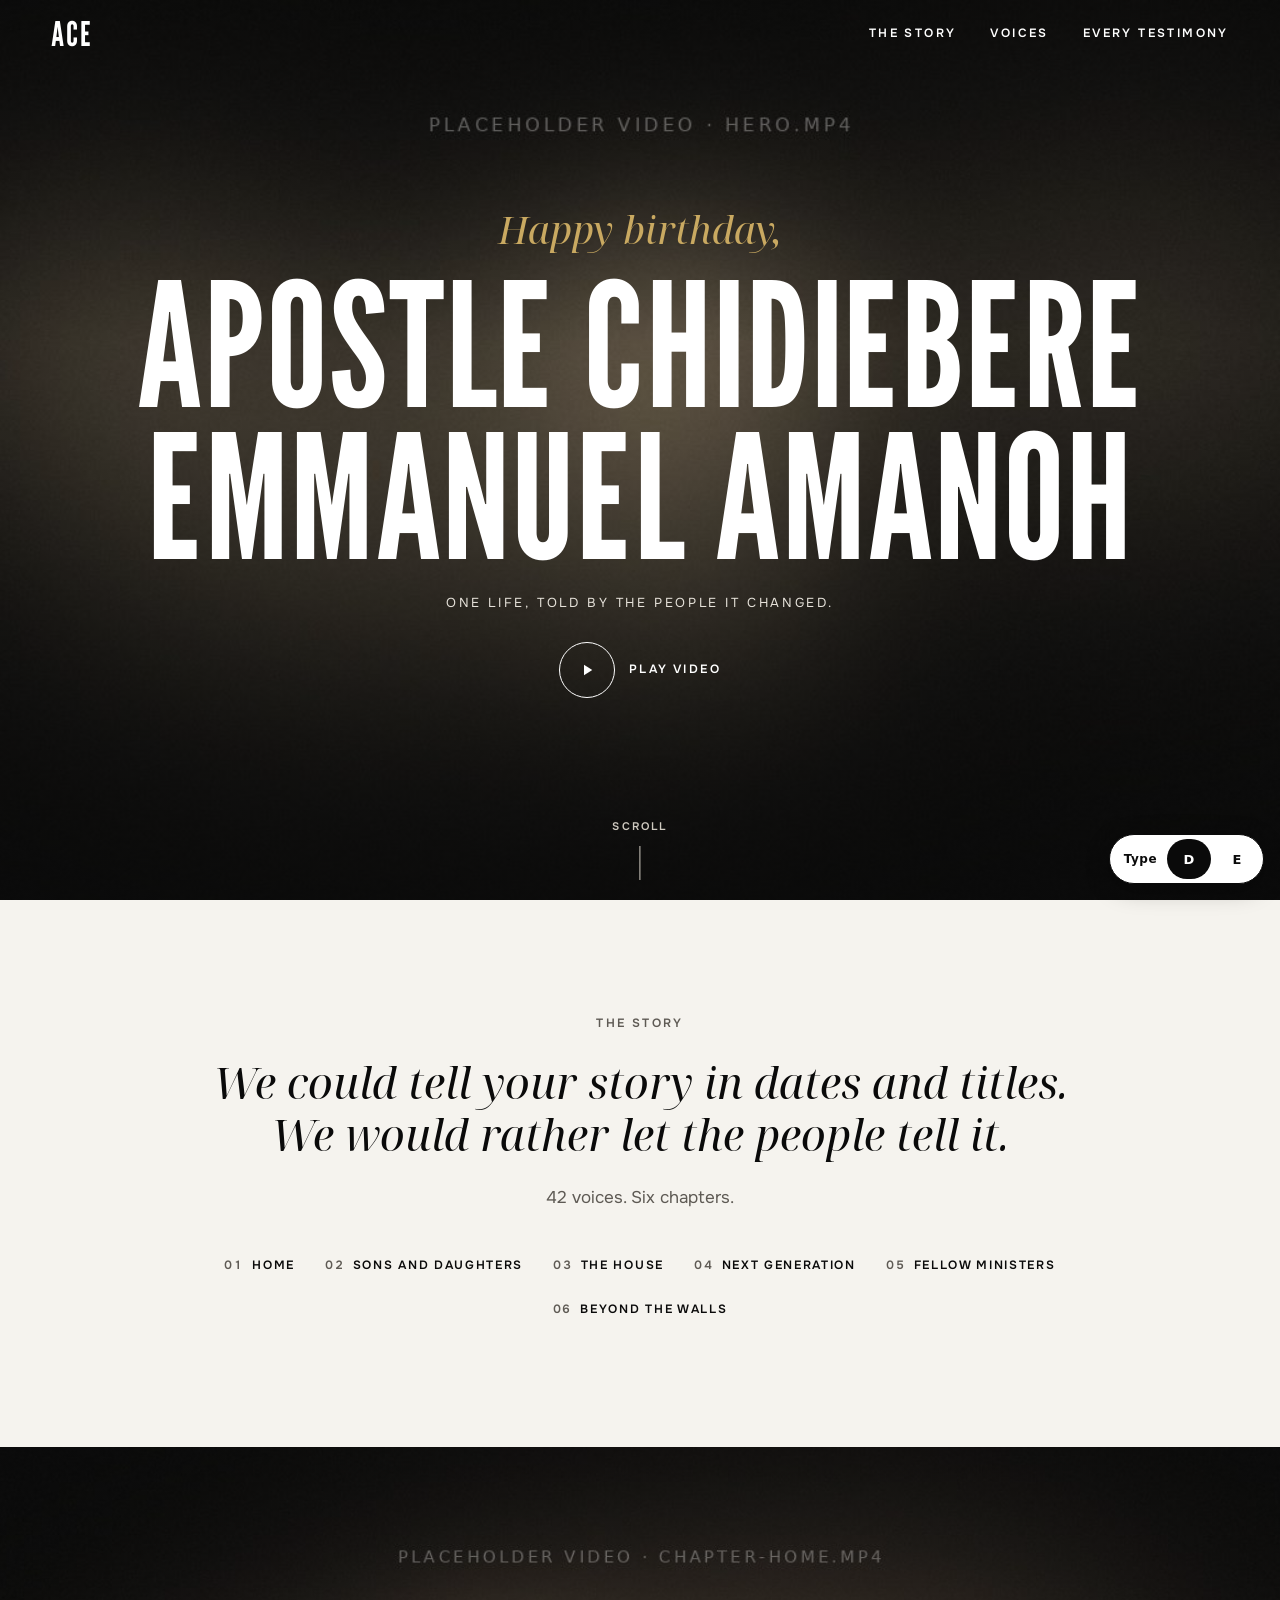
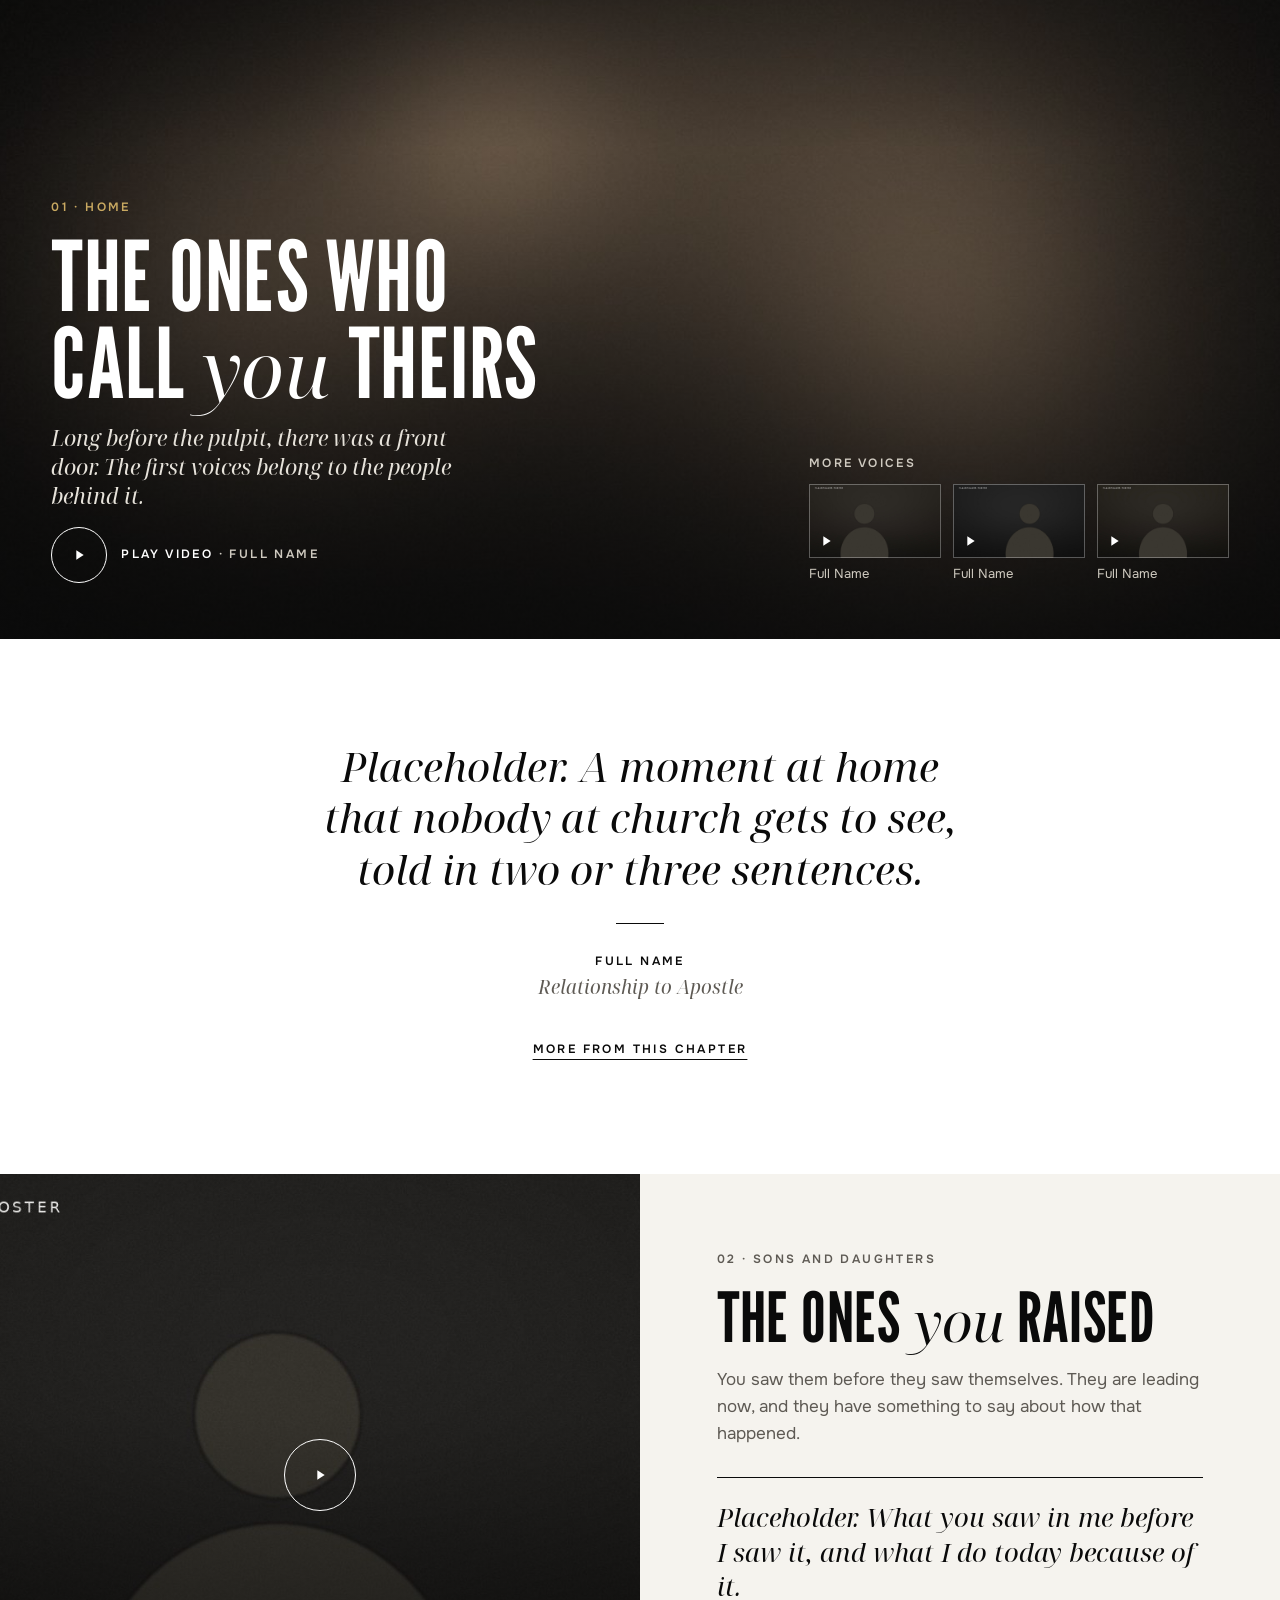
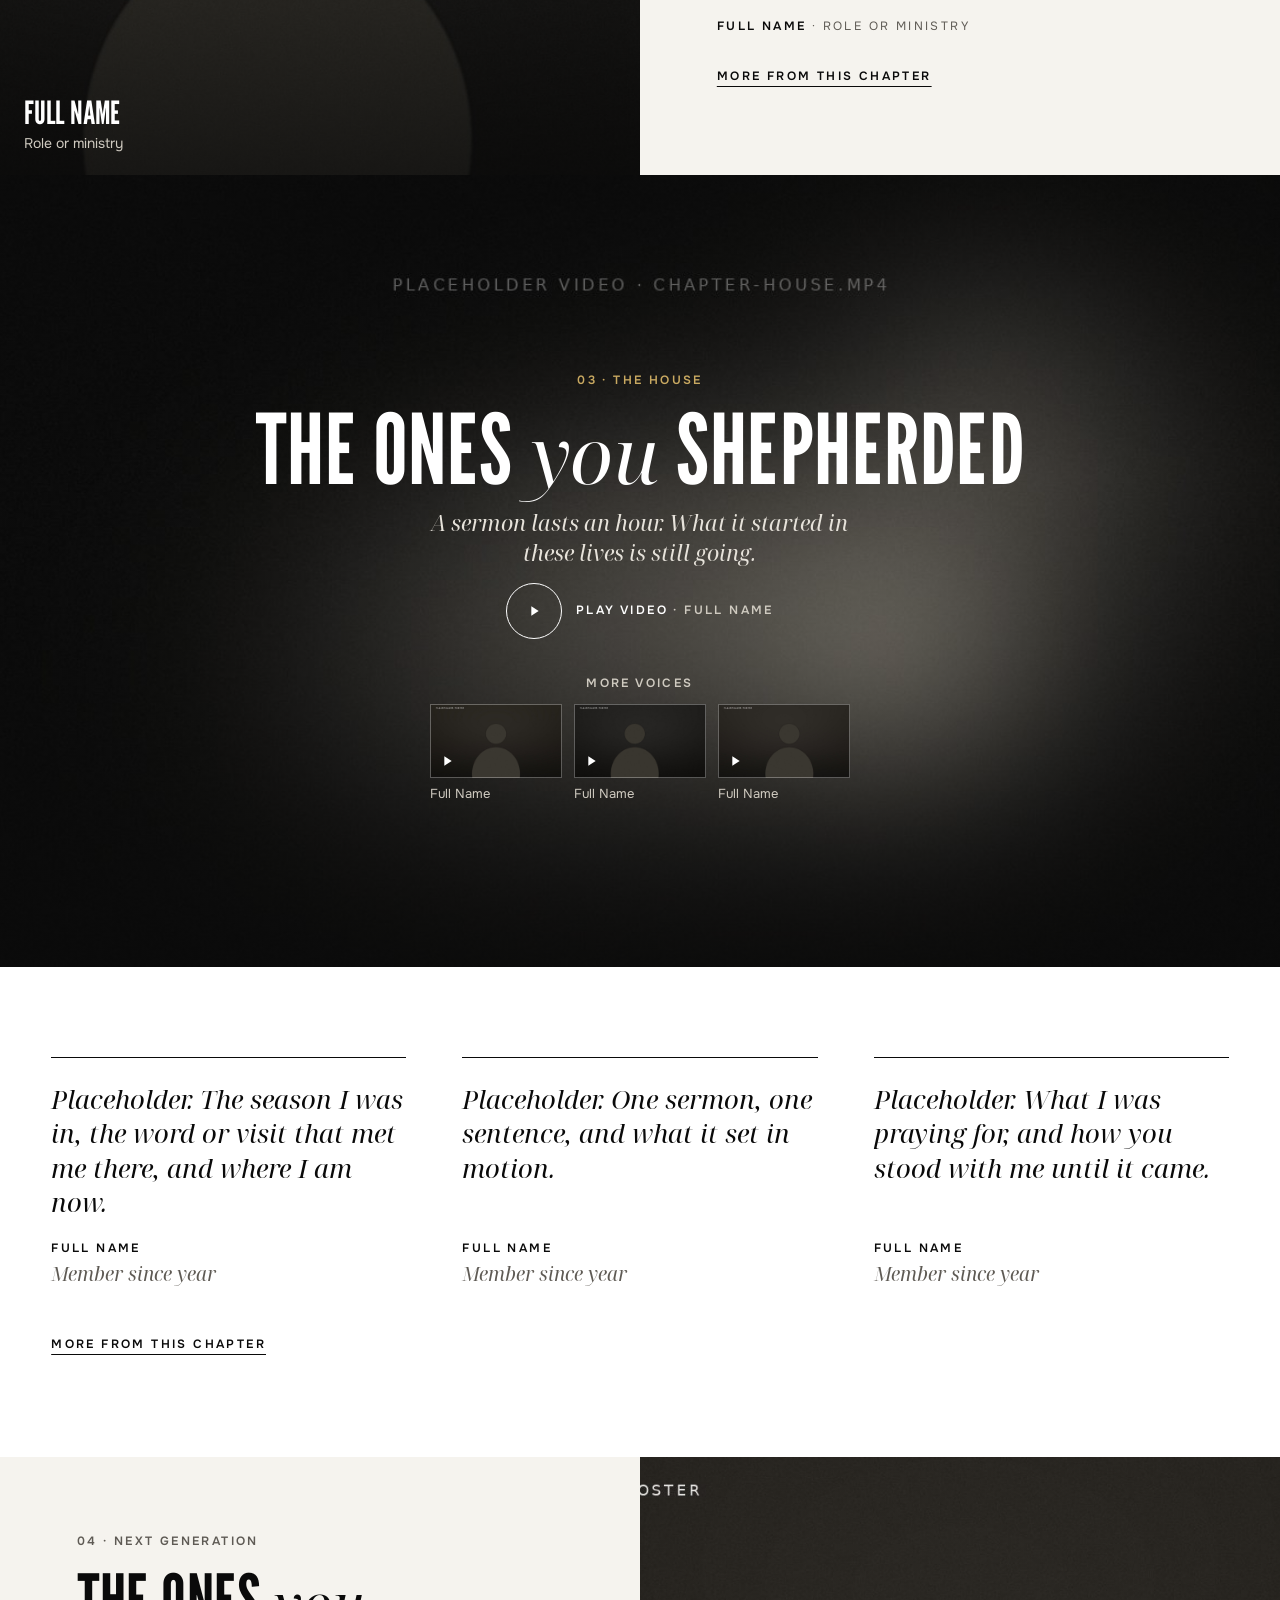
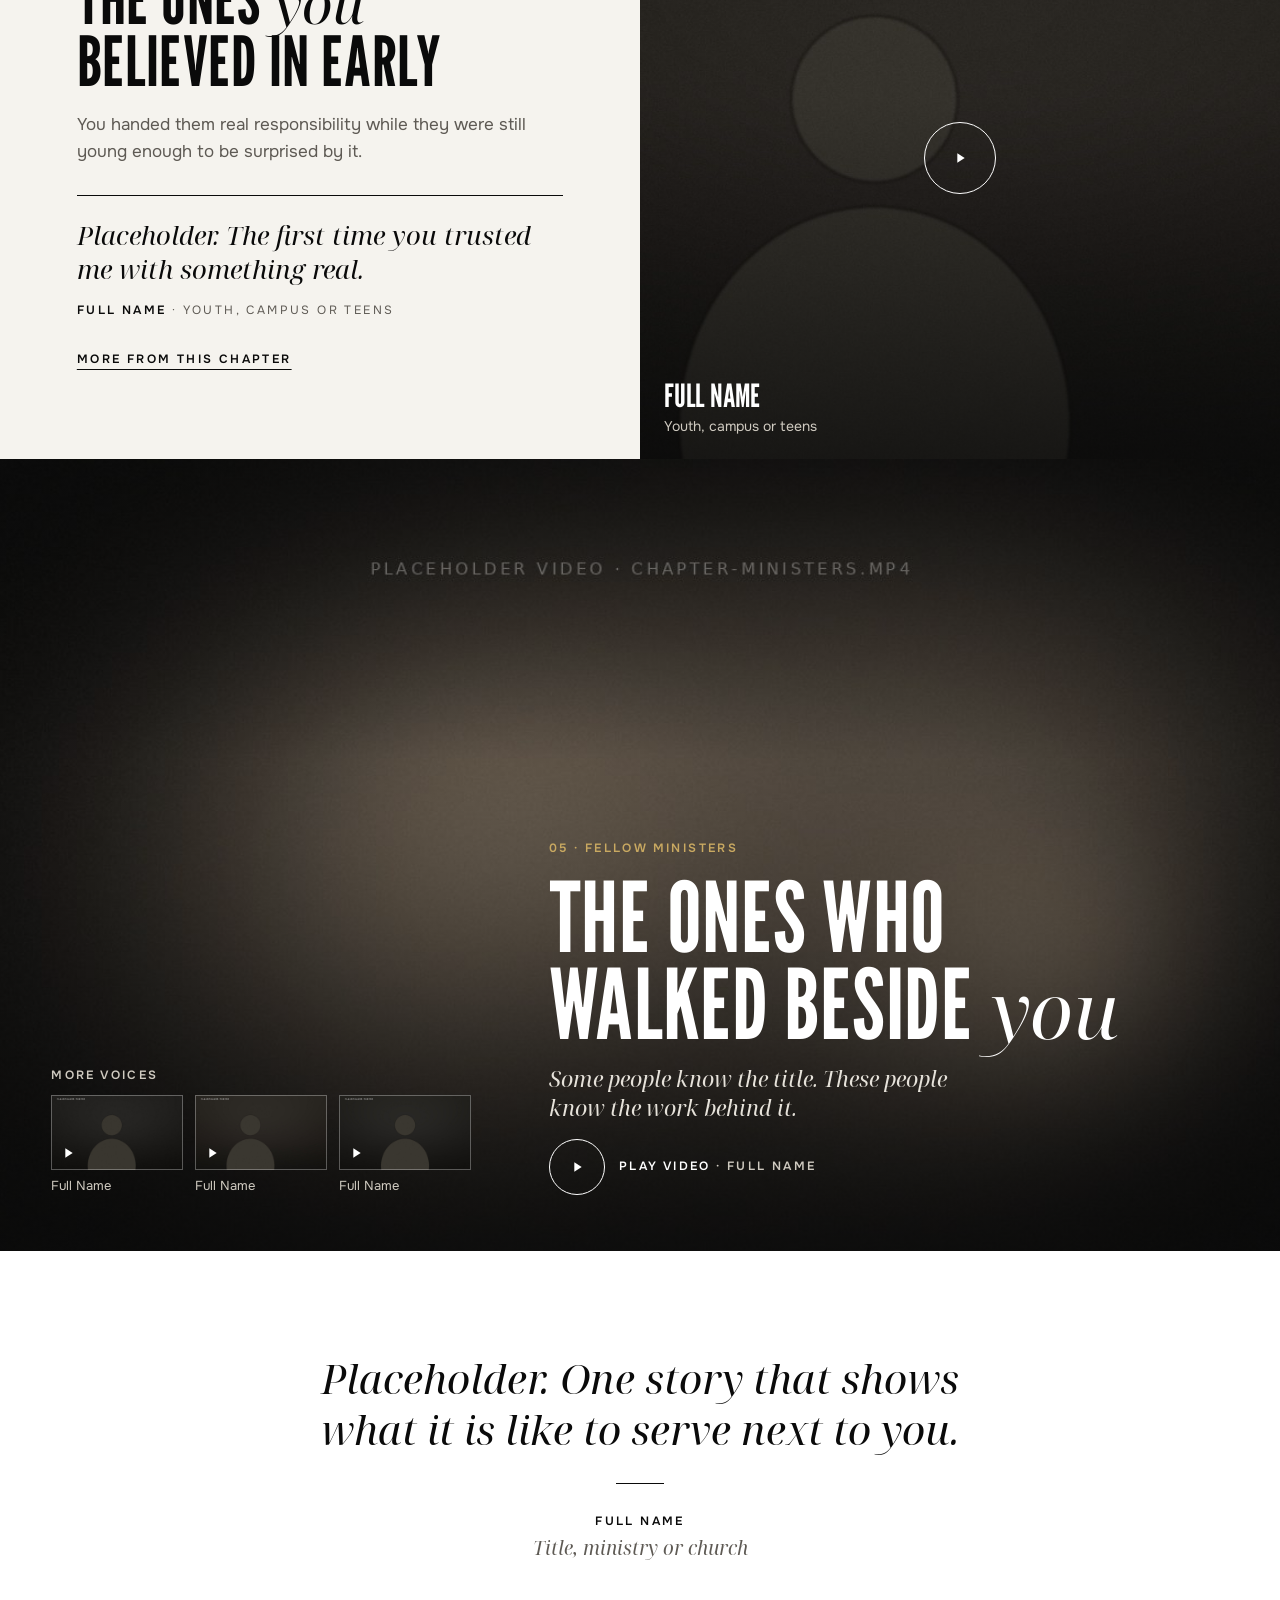
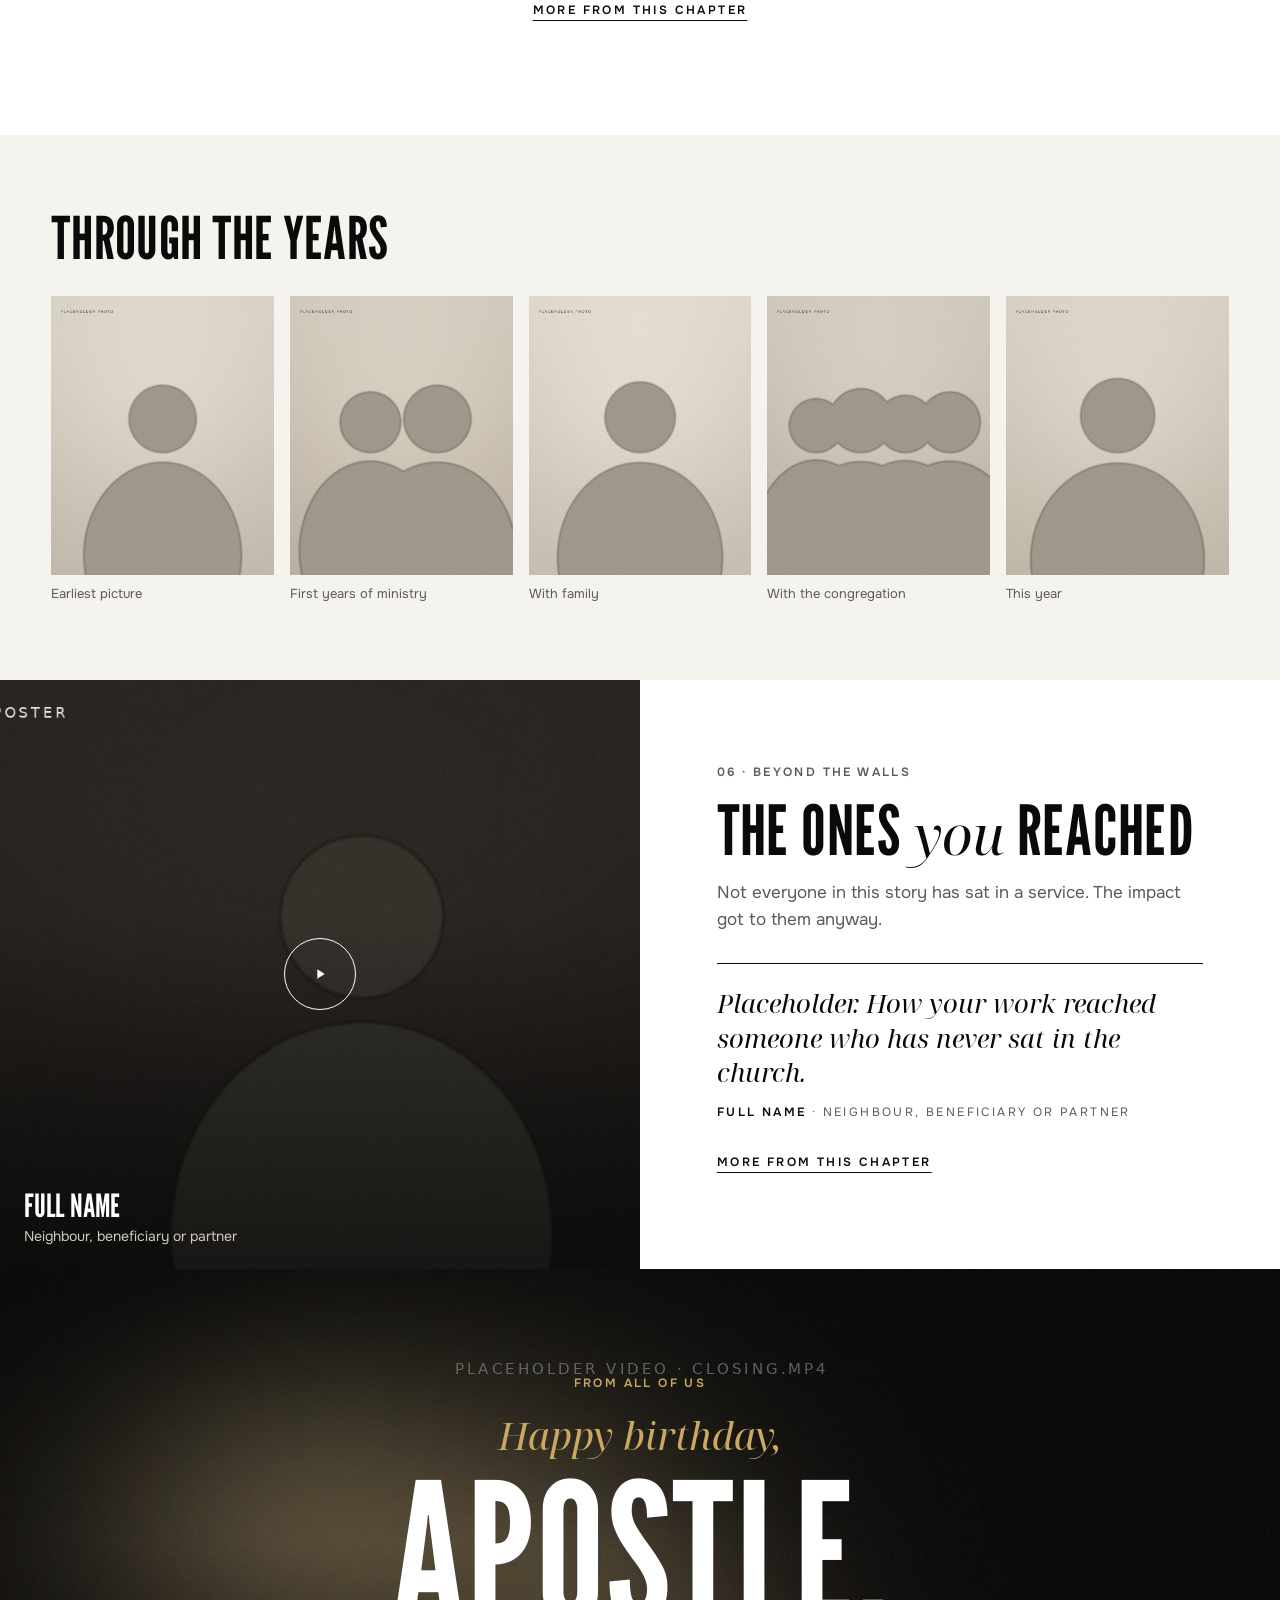
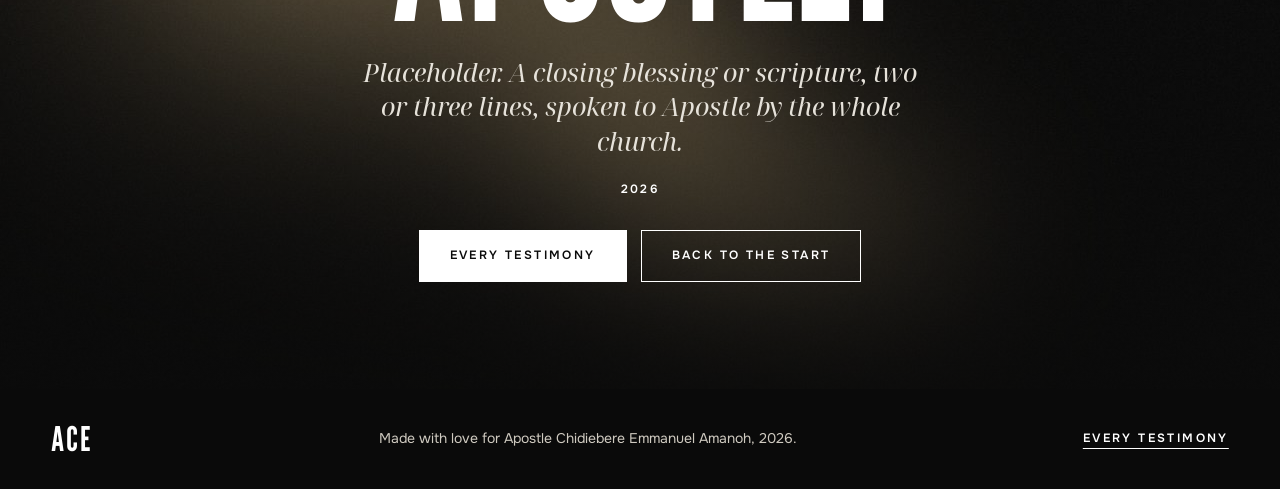
<file: index.html>
<!doctype html>
<html lang="en" data-type="d">

<head>
  <meta charset="utf-8">
  <meta name="viewport" content="width=device-width, initial-scale=1, viewport-fit=cover">
  <title>Apostle Chidiebere Emmanuel Amanoh</title>
  <meta name="description"
    content="A birthday tribute to Apostle Chidiebere Emmanuel Amanoh, told by the people his life has changed.">
  <meta name="theme-color" content="#0A0A0A">
  <meta property="og:type" content="website">
  <meta property="og:title" content="Happy birthday, Apostle Chidiebere Emmanuel Amanoh">
  <meta property="og:description" content="One life, told by the people it changed.">
  <link rel="icon" href="assets/img/favicon.svg" type="image/svg+xml">
  <link rel="stylesheet" href="css/fonts.css">
  <link rel="stylesheet" href="css/styles.css">
  <script src="js/type-review.js"></script>
</head>

<body class="page-home">
  <a class="skip" href="#story">Skip to the story</a>

  <header class="site-header" data-header>
    <a class="monogram" href="#top" aria-label="Back to the top" data-bind="honoree.initials">ACE</a>
    <nav class="site-nav" aria-label="Site">
      <a href="#story">The story</a>
      <a class="site-nav__mid" href="#chapters">Voices</a>
      <a href="voices.html">Every testimony</a>
    </nav>
  </header>

  <main>
    <section class="hero" id="top" aria-label="Opening">
      <div class="bg" aria-hidden="true"><video data-media="hero" muted loop playsinline preload="auto"
          tabindex="-1"></video></div>
      <div class="hero__inner">
        <p class="hero__eyebrow"><span class="hero__greeting" data-bind="occasion.greeting">Happy birthday</span><span
            class="hero__date" data-optional data-bind="occasion.date"></span></p>
        <h1 class="hero__name" data-name-lines><span class="t-lead">Apostle Chidiebere</span> <span
            class="t-key">Emmanuel Amanoh</span></h1>
        <p class="hero__line" data-bind="hero.line">One life, told by the people it changed.</p>
        <button class="play" type="button" data-play-film>
          <span class="play__ring" aria-hidden="true"><svg viewBox="0 0 24 24" width="18" height="18"
              fill="currentColor">
              <path d="M8 5v14l11-7z"></path>
            </svg></span>
          <span>Play video</span>
        </button>
      </div>
      <a class="hero__scroll" href="#story"><span>Scroll</span><span class="hero__scroll-line"
          aria-hidden="true"></span></a>
    </section>

    <section class="story" id="story">
      <div class="story__inner">
        <p class="eyebrow">The story</p>
        <h2 class="story__heading" data-bind="story.heading">We could tell your story in dates and titles. We would
          rather let the people tell it.</h2>
        <p class="story__meta" data-story-meta></p>
        <nav class="story__index" aria-label="Chapters" data-chapter-index></nav>
      </div>
    </section>

    <noscript>
      <p class="noscript">This tribute needs JavaScript to show its videos and testimonies. Please turn it on and
        reload.</p>
    </noscript>

    <!-- Each block below is filled from js/content.js. Order here is the order on the page. -->
    <div id="chapters">
      <div class="chapter" data-chapter="home"></div>
      <div class="chapter" data-chapter="raised"></div>
      <div class="chapter" data-chapter="house"></div>
      <div class="chapter" data-chapter="next"></div>
      <div class="chapter" data-chapter="ministers"></div>
      <section class="years" data-years aria-label="Photographs through the years"></section>
      <div class="chapter" data-chapter="beyond"></div>
    </div>

    <section class="closing" id="closing">
      <div class="bg" aria-hidden="true"><video data-media="closing" muted loop playsinline preload="none"
          tabindex="-1"></video></div>
      <div class="closing__inner">
        <p class="eyebrow eyebrow--gold" data-bind="closing.label">From all of us</p>
        <h2 class="closing__heading" data-title="closing.heading"><span class="t-lead">Happy birthday,</span> <span
            class="t-key">Apostle.</span></h2>
        <blockquote class="closing__blessing" data-bind="closing.blessing"></blockquote>
        <p class="eyebrow eyebrow--white" data-signoff></p>
        <div class="actions">
          <a class="btn btn--solid" href="voices.html">Every testimony</a>
          <a class="btn btn--ghost" href="#top">Back to the start</a>
        </div>
      </div>
    </section>
  </main>

  <footer class="site-footer">
    <div class="site-footer__inner">
      <span class="monogram" data-bind="honoree.initials">ACE</span>
      <p>Made with love for <span data-bind="honoree.name">Apostle Chidiebere Emmanuel Amanoh</span>, <span
          data-bind="occasion.year">2026</span>.</p>
      <a class="link" href="voices.html">Every testimony</a>
    </div>
  </footer>

  <script src="js/content.js"></script>
  <script src="js/main.js"></script>
</body>

</html>
</file>
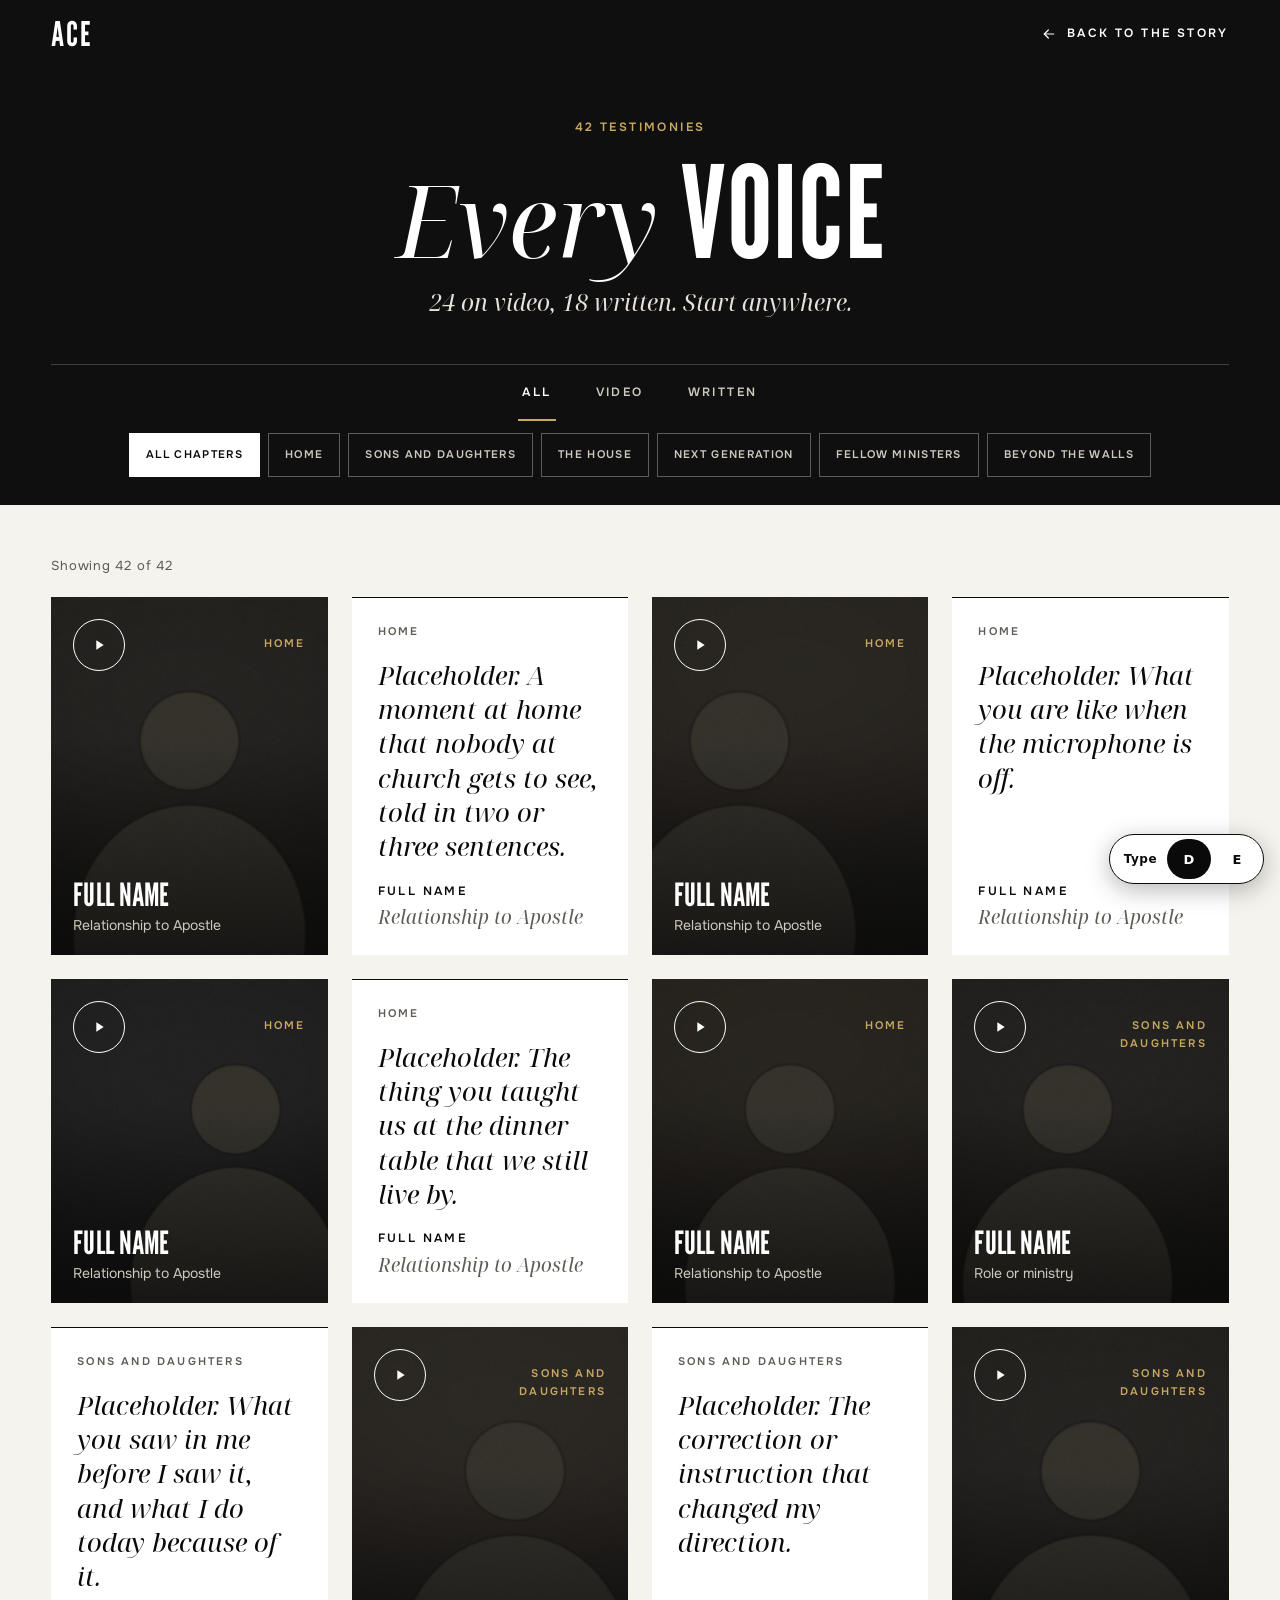
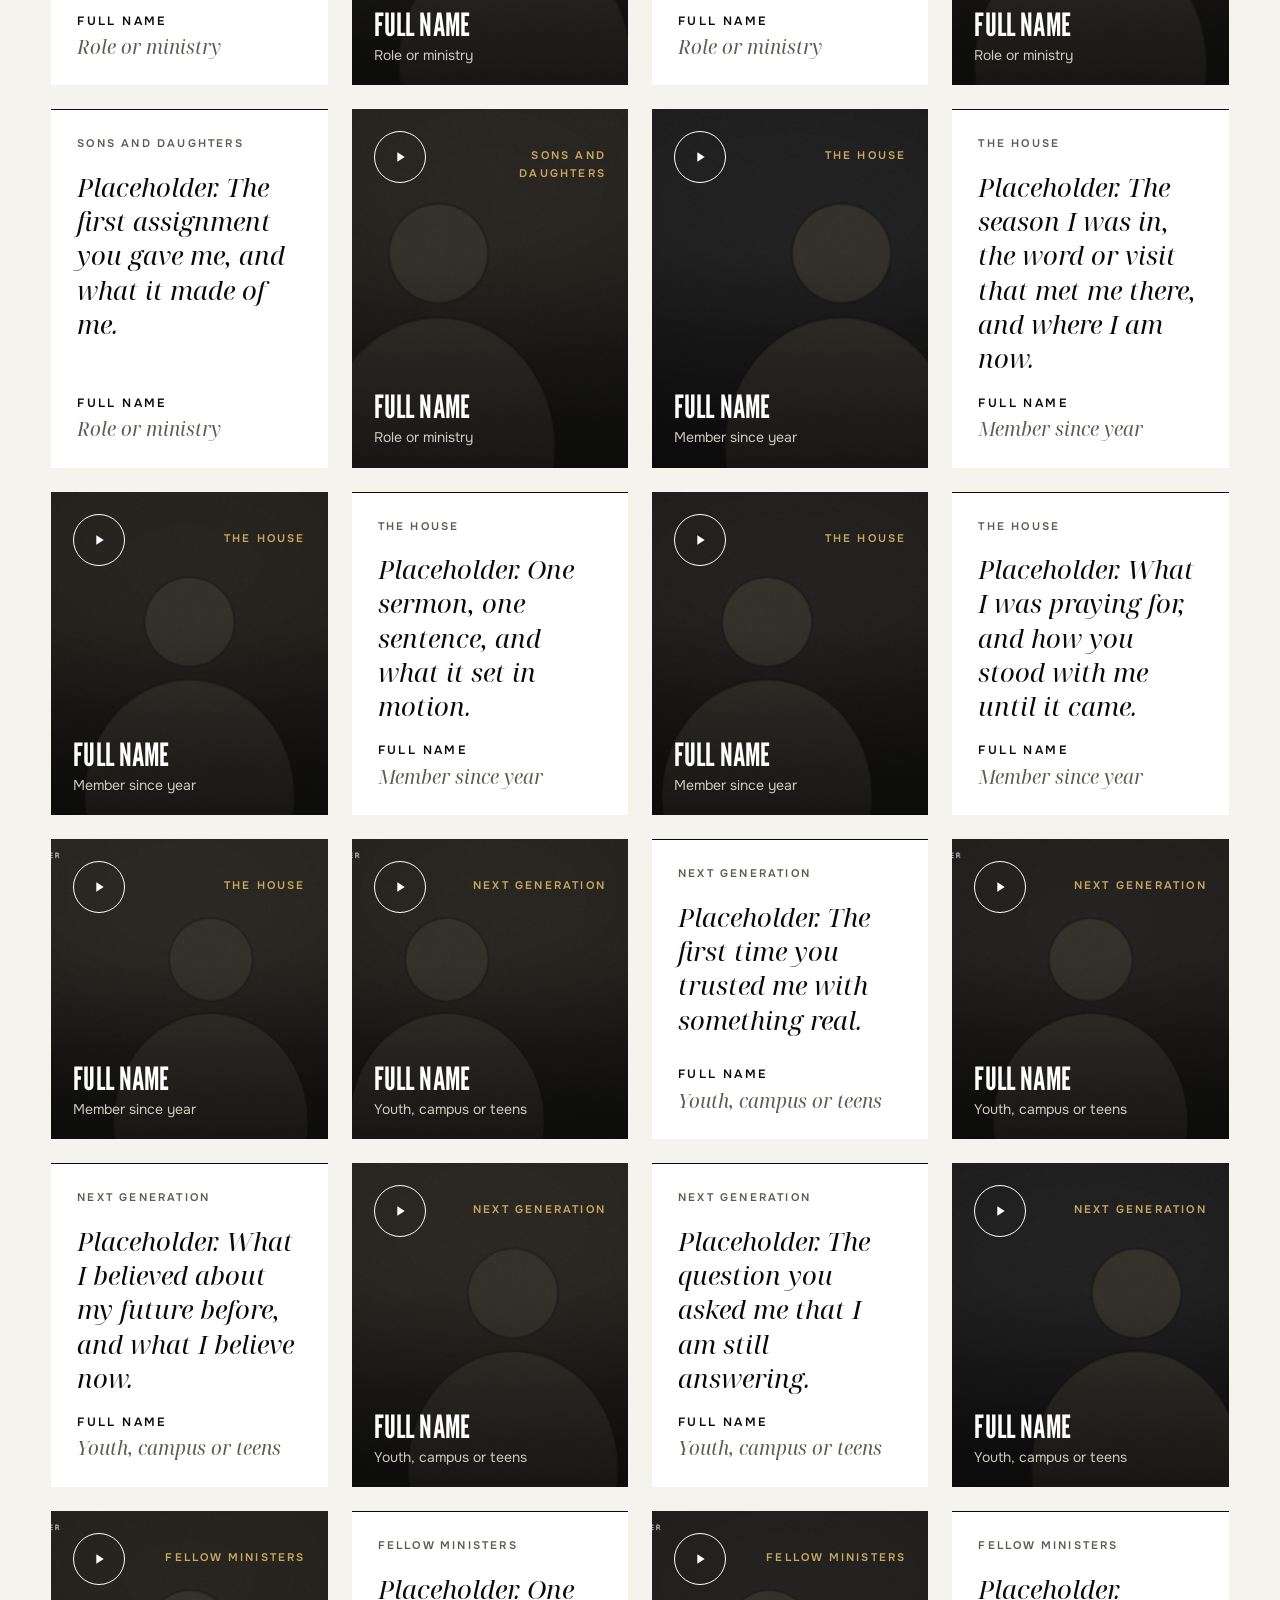
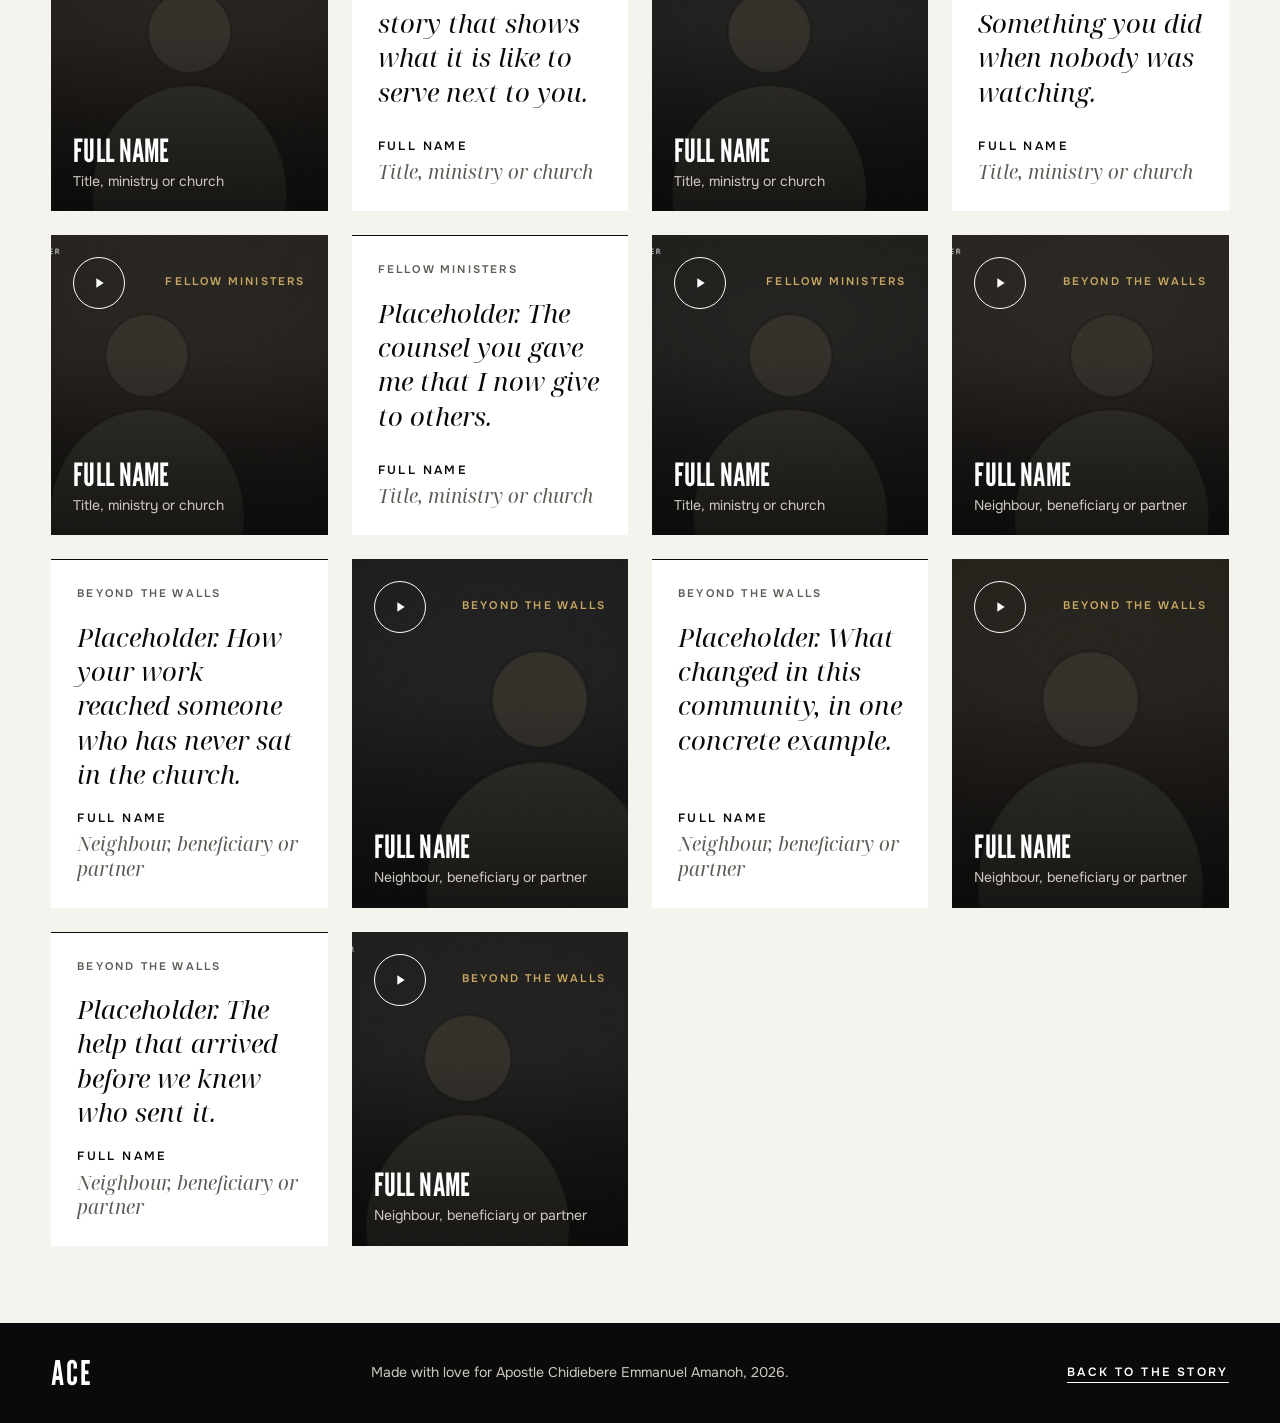
<file: voices.html>
<!doctype html>
<html lang="en" data-type="d">

<head>
  <meta charset="utf-8">
  <meta name="viewport" content="width=device-width, initial-scale=1, viewport-fit=cover">
  <title>Every voice · Apostle Chidiebere Emmanuel Amanoh</title>
  <meta name="description"
    content="Every video and written testimony in the birthday tribute to Apostle Chidiebere Emmanuel Amanoh.">
  <meta name="theme-color" content="#0A0A0A">
  <link rel="icon" href="assets/img/favicon.svg" type="image/svg+xml">
  <link rel="stylesheet" href="css/fonts.css">
  <link rel="stylesheet" href="css/styles.css">
  <script src="js/type-review.js"></script>
</head>

<body class="page-voices">
  <a class="skip" href="#testimonies">Skip to the testimonies</a>

  <header class="voices-top">
    <div class="site-header site-header--static">
      <a class="monogram" href="index.html" aria-label="Back to the story" data-bind="honoree.initials">ACE</a>
      <nav class="site-nav" aria-label="Site">
        <a href="index.html"><svg aria-hidden="true" viewBox="0 0 24 24" width="16" height="16" fill="none"
            stroke="currentColor" stroke-width="1.8" stroke-linecap="round" stroke-linejoin="round">
            <path d="M19 12H5"></path>
            <path d="M11 6l-6 6 6 6"></path>
          </svg>Back to the story</a>
      </nav>
    </div>

    <div class="voices-hero">
      <div class="voices-hero__inner">
        <p class="eyebrow eyebrow--gold"><span data-count-all></span> testimonies</p>
        <h1 class="voices-hero__title"><span class="t-lead">Every</span> <span class="t-key">voice</span></h1>
        <p class="voices-hero__line"><span data-count-video></span> on video, <span data-count-text></span> written.
          Start anywhere.</p>
        <div class="filters">
          <div class="tabs" role="group" aria-label="Filter by format">
            <button class="tab" type="button" id="filter-all" data-type="all" aria-pressed="true">All</button>
            <button class="tab" type="button" id="filter-video" data-type="video" aria-pressed="false">Video</button>
            <button class="tab" type="button" id="filter-text" data-type="text" aria-pressed="false">Written</button>
          </div>
          <div class="chips" role="group" aria-label="Filter by chapter" data-chips></div>
        </div>
      </div>
    </div>
  </header>

  <main class="voices" id="testimonies">
    <div class="voices__inner">
      <p class="voices__showing" data-showing aria-live="polite"></p>
      <noscript>
        <p class="noscript">This page needs JavaScript to show the testimonies. Please turn it on and reload.</p>
      </noscript>
      <div class="grid" data-grid></div>
      <div class="empty" data-empty hidden>
        <p>No testimonies match these filters yet.</p>
        <button class="link" type="button" data-reset>Show all</button>
      </div>
    </div>
  </main>

  <footer class="site-footer">
    <div class="site-footer__inner">
      <span class="monogram" data-bind="honoree.initials">ACE</span>
      <p>Made with love for <span data-bind="honoree.name">Apostle Chidiebere Emmanuel Amanoh</span>, <span
          data-bind="occasion.year">2026</span>.</p>
      <a class="link" href="index.html">Back to the story</a>
    </div>
  </footer>

  <script src="js/content.js"></script>
  <script src="js/main.js"></script>
</body>

</html>
</file>
<file: css/fonts.css>
/* Self-hosted variable fonts (SIL Open Font License). Subsets: Latin, Latin Extended, Vietnamese (covers Igbo and Yoruba dot-below letters).
   Type D uses League Gothic, Noto Serif Display (italic) and Onest. Type E uses Archivo. */
@font-face{font-family:'League Gothic';font-style:normal;font-weight:400;font-stretch:75% 100%;font-display:swap;src:url('../assets/fonts/league-gothic-vietnamese-wdth-normal.woff2') format('woff2');unicode-range:U+0102-0103,U+0110-0111,U+0128-0129,U+0168-0169,U+01A0-01A1,U+01AF-01B0,U+0300-0301,U+0303-0304,U+0308-0309,U+0323,U+0329,U+1EA0-1EF9,U+20AB}
@font-face{font-family:'League Gothic';font-style:normal;font-weight:400;font-stretch:75% 100%;font-display:swap;src:url('../assets/fonts/league-gothic-latin-ext-wdth-normal.woff2') format('woff2');unicode-range:U+0100-02BA,U+02BD-02C5,U+02C7-02CC,U+02CE-02D7,U+02DD-02FF,U+0304,U+0308,U+0329,U+1D00-1DBF,U+1E00-1E9F,U+1EF2-1EFF,U+2020,U+20A0-20AB,U+20AD-20C0,U+2113,U+2C60-2C7F,U+A720-A7FF}
@font-face{font-family:'League Gothic';font-style:normal;font-weight:400;font-stretch:75% 100%;font-display:swap;src:url('../assets/fonts/league-gothic-latin-wdth-normal.woff2') format('woff2');unicode-range:U+0000-00FF,U+0131,U+0152-0153,U+02BB-02BC,U+02C6,U+02DA,U+02DC,U+0304,U+0308,U+0329,U+2000-206F,U+20AC,U+2122,U+2191,U+2193,U+2212,U+2215,U+FEFF,U+FFFD}
@font-face{font-family:'Noto Serif Display';font-style:italic;font-weight:100 900;font-display:swap;src:url('../assets/fonts/noto-serif-display-vietnamese-wght-italic.woff2') format('woff2');unicode-range:U+0102-0103,U+0110-0111,U+0128-0129,U+0168-0169,U+01A0-01A1,U+01AF-01B0,U+0300-0301,U+0303-0304,U+0308-0309,U+0323,U+0329,U+1EA0-1EF9,U+20AB}
@font-face{font-family:'Noto Serif Display';font-style:italic;font-weight:100 900;font-display:swap;src:url('../assets/fonts/noto-serif-display-latin-ext-wght-italic.woff2') format('woff2');unicode-range:U+0100-02BA,U+02BD-02C5,U+02C7-02CC,U+02CE-02D7,U+02DD-02FF,U+0304,U+0308,U+0329,U+1D00-1DBF,U+1E00-1E9F,U+1EF2-1EFF,U+2020,U+20A0-20AB,U+20AD-20C0,U+2113,U+2C60-2C7F,U+A720-A7FF}
@font-face{font-family:'Noto Serif Display';font-style:italic;font-weight:100 900;font-display:swap;src:url('../assets/fonts/noto-serif-display-latin-wght-italic.woff2') format('woff2');unicode-range:U+0000-00FF,U+0131,U+0152-0153,U+02BB-02BC,U+02C6,U+02DA,U+02DC,U+0304,U+0308,U+0329,U+2000-206F,U+20AC,U+2122,U+2191,U+2193,U+2212,U+2215,U+FEFF,U+FFFD}
@font-face{font-family:'Onest';font-style:normal;font-weight:100 900;font-display:swap;src:url('../assets/fonts/onest-vietnamese-wght-normal.woff2') format('woff2');unicode-range:U+0102-0103,U+0110-0111,U+0128-0129,U+0168-0169,U+01A0-01A1,U+01AF-01B0,U+0300-0301,U+0303-0304,U+0308-0309,U+0323,U+0329,U+1EA0-1EF9,U+20AB}
@font-face{font-family:'Onest';font-style:normal;font-weight:100 900;font-display:swap;src:url('../assets/fonts/onest-latin-ext-wght-normal.woff2') format('woff2');unicode-range:U+0100-02BA,U+02BD-02C5,U+02C7-02CC,U+02CE-02D7,U+02DD-02FF,U+0304,U+0308,U+0329,U+1D00-1DBF,U+1E00-1E9F,U+1EF2-1EFF,U+2020,U+20A0-20AB,U+20AD-20C0,U+2113,U+2C60-2C7F,U+A720-A7FF}
@font-face{font-family:'Onest';font-style:normal;font-weight:100 900;font-display:swap;src:url('../assets/fonts/onest-latin-wght-normal.woff2') format('woff2');unicode-range:U+0000-00FF,U+0131,U+0152-0153,U+02BB-02BC,U+02C6,U+02DA,U+02DC,U+0304,U+0308,U+0329,U+2000-206F,U+20AC,U+2122,U+2191,U+2193,U+2212,U+2215,U+FEFF,U+FFFD}
@font-face{font-family:'Archivo';font-style:normal;font-weight:100 900;font-stretch:62% 125%;font-display:swap;src:url('../assets/fonts/archivo-vietnamese-standard-normal.woff2') format('woff2');unicode-range:U+0102-0103,U+0110-0111,U+0128-0129,U+0168-0169,U+01A0-01A1,U+01AF-01B0,U+0300-0301,U+0303-0304,U+0308-0309,U+0323,U+0329,U+1EA0-1EF9,U+20AB}
@font-face{font-family:'Archivo';font-style:normal;font-weight:100 900;font-stretch:62% 125%;font-display:swap;src:url('../assets/fonts/archivo-latin-ext-standard-normal.woff2') format('woff2');unicode-range:U+0100-02BA,U+02BD-02C5,U+02C7-02CC,U+02CE-02D7,U+02DD-02FF,U+0304,U+0308,U+0329,U+1D00-1DBF,U+1E00-1E9F,U+1EF2-1EFF,U+2020,U+20A0-20AB,U+20AD-20C0,U+2113,U+2C60-2C7F,U+A720-A7FF}
@font-face{font-family:'Archivo';font-style:normal;font-weight:100 900;font-stretch:62% 125%;font-display:swap;src:url('../assets/fonts/archivo-latin-standard-normal.woff2') format('woff2');unicode-range:U+0000-00FF,U+0131,U+0152-0153,U+02BB-02BC,U+02C6,U+02DA,U+02DC,U+0304,U+0308,U+0329,U+2000-206F,U+20AC,U+2122,U+2191,U+2193,U+2212,U+2215,U+FEFF,U+FFFD}
@font-face{font-family:'Archivo';font-style:italic;font-weight:100 900;font-stretch:62% 125%;font-display:swap;src:url('../assets/fonts/archivo-vietnamese-standard-italic.woff2') format('woff2');unicode-range:U+0102-0103,U+0110-0111,U+0128-0129,U+0168-0169,U+01A0-01A1,U+01AF-01B0,U+0300-0301,U+0303-0304,U+0308-0309,U+0323,U+0329,U+1EA0-1EF9,U+20AB}
@font-face{font-family:'Archivo';font-style:italic;font-weight:100 900;font-stretch:62% 125%;font-display:swap;src:url('../assets/fonts/archivo-latin-ext-standard-italic.woff2') format('woff2');unicode-range:U+0100-02BA,U+02BD-02C5,U+02C7-02CC,U+02CE-02D7,U+02DD-02FF,U+0304,U+0308,U+0329,U+1D00-1DBF,U+1E00-1E9F,U+1EF2-1EFF,U+2020,U+20A0-20AB,U+20AD-20C0,U+2113,U+2C60-2C7F,U+A720-A7FF}
@font-face{font-family:'Archivo';font-style:italic;font-weight:100 900;font-stretch:62% 125%;font-display:swap;src:url('../assets/fonts/archivo-latin-standard-italic.woff2') format('woff2');unicode-range:U+0000-00FF,U+0131,U+0152-0153,U+02BB-02BC,U+02C6,U+02DA,U+02DC,U+0304,U+0308,U+0329,U+2000-206F,U+20AC,U+2122,U+2191,U+2193,U+2212,U+2215,U+FEFF,U+FFFD}
</file>
<file: css/styles.css>
/* Layout: stacked full-bleed video panels, one heading, one line and one action per screen,
   with quiet type-only spreads between them. Single deliberate look: dark panels, paper spreads.

   Two type treatments are in this file while the choice is open. The <html data-type> attribute
   selects one (set by js/type-review.js):
     d  League Gothic names, Noto Serif Display italic as the voice, Onest for the rest  (default)
     e  Archivo throughout, wide light set against narrow heavy */
:root {
  --ink: #0A0A0A;
  --night: #0F0F0F;
  --panel: #161616;
  --paper: #F5F3EE;
  --white: #FFFFFF;
  --stone: #5E5A54;
  --mist: #CFCAC0;
  --pearl: #E6E2DA;
  --gold: #C9A961;

  /* Type D */
  --f-display: 'League Gothic', 'Arial Narrow', Impact, sans-serif;
  --f-voice: 'Noto Serif Display', 'Iowan Old Style', 'Palatino Linotype', Georgia, serif;
  --f-body: 'Onest', 'Helvetica Neue', Arial, system-ui, sans-serif;
  --display-weight: 400;
  --display-stretch: 100%;
  --display-tracking: 0.005em;
  --voice-style: italic;
  --voice-weight: 400;
  --label-stretch: 100%;
  --label-tracking: 0.2em;
  --hero-size: clamp(3.6rem, 13.5vw, 12rem);
  --panel-title: clamp(3.1rem, 7.6vw, 7rem);
  --split-title: clamp(2.9rem, 5.4vw, 5.25rem);
  --closing-title: clamp(4.5rem, 15vw, 13rem);
  --voices-title: clamp(3.75rem, 10vw, 9rem);
  --name-size: 2rem;
  --quote-lg: clamp(1.625rem, 3.2vw, 2.75rem);
  --quote-md: 1.625rem;

  --gutter: clamp(20px, 4vw, 56px);
  --max: 1200px;
  --ease: cubic-bezier(0.2, 0.7, 0.2, 1);
  color-scheme: light;
}

:root[data-type="e"] {
  --f-display: 'Archivo', 'Arial Narrow', Arial, sans-serif;
  --f-voice: 'Archivo', 'Helvetica Neue', Arial, sans-serif;
  --f-body: 'Archivo', 'Helvetica Neue', Arial, system-ui, sans-serif;
  --display-weight: 800;
  --display-stretch: 62%;
  --display-tracking: 0;
  --voice-style: normal;
  --voice-weight: 400;
  --label-stretch: 125%;
  --label-tracking: 0.12em;
  --hero-size: clamp(2.6rem, 10vw, 9rem);
  --panel-title: clamp(3rem, 6.6vw, 6.25rem);
  --split-title: clamp(2.75rem, 5vw, 4.75rem);
  --closing-title: clamp(3.75rem, 12vw, 11rem);
  --voices-title: clamp(3.25rem, 9vw, 8rem);
  --name-size: 1.625rem;
  --quote-lg: clamp(1.5rem, 2.6vw, 2.25rem);
  --quote-md: 1.3125rem;
}

*, *::before, *::after { box-sizing: border-box; }
[hidden] { display: none !important; }

html { -webkit-text-size-adjust: 100%; scroll-behavior: smooth; }
body {
  margin: 0;
  background: var(--paper);
  color: var(--ink);
  font-family: var(--f-body);
  font-size: 1.0625rem;
  line-height: 1.6;
  -webkit-font-smoothing: antialiased;
  overflow-x: clip;
}
html.is-locked { overflow: hidden; }

h1, h2, p, figure, blockquote { margin: 0; }
img, video { display: block; max-width: 100%; }
a { color: inherit; }
button { font: inherit; color: inherit; }
:focus-visible { outline: 2px solid var(--gold); outline-offset: 3px; }

.skip {
  position: absolute; left: 16px; top: -80px; z-index: 50;
  padding: 12px 16px; background: var(--white); color: var(--ink);
}
.skip:focus { top: 16px; }

/* ---------- Type roles ---------- */

/* Display: names and headings */
.display, .hero__name, .closing__heading, .voices-hero__title, .years__heading, .media__name, .player__name, .monogram {
  font-family: var(--f-display); font-weight: var(--display-weight); font-stretch: var(--display-stretch);
  letter-spacing: var(--display-tracking); line-height: 0.9; text-transform: uppercase;
}
.display { text-wrap: balance; }

/* Voice: testimonies, in the words of the people */
.quote blockquote, .card--text blockquote, .story__heading {
  font-family: var(--f-voice); font-style: var(--voice-style); font-weight: var(--voice-weight);
}

/* Aside: short supporting lines */
.panel__intro, .closing__blessing, .voices-hero__line, .quote__role {
  font-family: var(--f-voice); font-style: italic; font-weight: 400;
}

/* Label: small spaced capitals */
.eyebrow, .link, .btn, .play, .site-nav a, .story__index a, .tab, .chip, .quote__name, .card__chapter,
.hero__scroll, .hero__line, .quote--inline figcaption {
  font-family: var(--f-body); font-stretch: var(--label-stretch);
  font-weight: 600; letter-spacing: var(--label-tracking); text-transform: uppercase;
}

/* Titles are written as "lead | key" with *accent* words (see js/content.js). */
.display em, .hero__name em, .closing__heading em, .voices-hero__title em, .voices-hero__title .t-lead {
  font-family: var(--f-voice); font-style: italic; font-weight: 400; font-stretch: 100%;
  font-size: 0.78em; letter-spacing: 0; text-transform: none; padding-inline: 0.03em;
}
.closing__heading .t-lead {
  display: block; margin-bottom: 0.32em;
  font-family: var(--f-voice); font-style: italic; font-weight: 400; font-stretch: 100%;
  font-size: max(0.2em, 1.5rem); line-height: 1.1; letter-spacing: 0; text-transform: none; color: var(--gold);
}

:root[data-type="e"] :is(.display, .hero__name, .closing__heading, .voices-hero__title) em {
  font: inherit; letter-spacing: inherit; text-transform: inherit; padding: 0;
}
:root[data-type="e"] .t-key { display: block; }
:root[data-type="e"] :is(.display, .hero__name, .closing__heading, .voices-hero__title) .t-lead {
  display: block; margin-bottom: 0.3em;
  font-family: var(--f-display); font-style: normal; font-weight: 300; font-stretch: 125%;
  font-size: max(0.25em, 0.8125rem); line-height: 1.3; letter-spacing: 0.08em; text-transform: uppercase;
  color: inherit; padding: 0;
}
:root[data-type="e"] :is(.hero__name, .closing__heading, .voices-hero__title) .t-lead {
  font-size: max(0.4em, 1rem); margin-bottom: 0.12em; letter-spacing: 0.06em;
}
:root[data-type="e"] .story__heading { font-weight: 500; letter-spacing: -0.01em; }

/* ---------- Shared pieces ---------- */
.eyebrow { font-size: 0.75rem; line-height: 1.4; color: var(--stone); }
.eyebrow--gold { color: var(--gold); }
.eyebrow--mist { color: var(--mist); }
.eyebrow--white { color: var(--white); }

.link {
  display: inline-flex; align-items: center; min-height: 44px; padding: 0;
  background: none; border: 0; cursor: pointer; font-size: 0.75rem;
  text-decoration: underline; text-decoration-thickness: 1px; text-underline-offset: 6px;
}
.link:hover { text-decoration-thickness: 2px; }

.btn {
  display: inline-flex; align-items: center; justify-content: center;
  min-height: 52px; padding: 0 30px; border: 1px solid var(--white);
  font-size: 0.75rem; text-decoration: none; transition: background-color 0.25s, color 0.25s;
}
.btn--solid { background: var(--white); color: var(--ink); }
.btn--solid:hover { background: transparent; color: var(--white); }
.btn--ghost { color: var(--white); }
.btn--ghost:hover { background: var(--white); color: var(--ink); }

.play {
  display: inline-flex; align-items: center; gap: 14px; min-height: 56px; padding: 0;
  background: none; border: 0; cursor: pointer; text-align: left; font-size: 0.75rem;
}
.play__ring {
  flex: none; display: grid; place-items: center; width: 56px; height: 56px;
  border: 1px solid currentColor; border-radius: 50%;
  transition: background-color 0.25s, color 0.25s;
}
.play:hover .play__ring, .media:hover .play__ring { background: var(--white); color: var(--ink); border-color: var(--white); }
.play__who { color: var(--mist); }

/* ---------- Header ---------- */
.site-header {
  position: fixed; top: 0; left: 0; right: 0; z-index: 20;
  display: flex; align-items: center; justify-content: space-between; gap: 16px;
  padding: calc(12px + env(safe-area-inset-top, 0px)) var(--gutter) 12px;
  color: var(--white); transition: background-color 0.3s;
}
.site-header.is-solid { background: rgba(10, 10, 10, 0.94); }
.site-header--static { position: relative; }

.monogram {
  display: inline-flex; align-items: center; min-height: 44px;
  font-size: 2.125rem; line-height: 1; letter-spacing: 0.06em; text-decoration: none; color: var(--white);
}
:root[data-type="e"] .monogram { font-size: 1.125rem; font-weight: 700; font-stretch: 125%; letter-spacing: 0.2em; }

.site-nav { display: flex; align-items: center; gap: clamp(14px, 3vw, 34px); }
.site-nav a {
  display: inline-flex; align-items: center; gap: 10px; min-height: 44px;
  font-size: 0.75rem; text-decoration: none; text-underline-offset: 8px;
}
.site-nav a:hover { text-decoration: underline; text-decoration-thickness: 1px; }
@media (max-width: 560px) {
  .site-nav__mid { display: none !important; }
  .site-nav a { font-size: 0.6875rem; letter-spacing: 0.1em; }
}

/* ---------- Background video ---------- */
.bg { position: absolute; inset: 0; overflow: hidden; background: var(--night); }
.bg video, .bg img { position: absolute; inset: 0; width: 100%; height: 100%; object-fit: cover; }
.bg::after {
  content: ''; position: absolute; inset: 0;
  background: linear-gradient(180deg, rgba(10, 10, 10, 0.55) 0%, rgba(10, 10, 10, 0.2) 38%, rgba(10, 10, 10, 0.74) 100%);
}

/* ---------- Hero ---------- */
.hero {
  position: relative; overflow: hidden;
  display: flex; flex-direction: column; align-items: center; justify-content: center;
  min-height: max(560px, 100vh);
  min-height: max(560px, 100svh);
  padding: 120px var(--gutter) 112px;
  background: var(--night); color: var(--white); text-align: center;
}
.hero__inner {
  position: relative; display: flex; flex-direction: column; align-items: center; gap: 20px;
  max-width: 100%;
}
.hero__eyebrow { display: flex; flex-direction: column-reverse; align-items: center; gap: 10px; color: var(--gold); }
.hero__greeting { font-family: var(--f-voice); font-style: italic; font-weight: 400; line-height: 1; font-size: clamp(1.6rem, 3vw, 2.75rem); }
.hero__greeting::after { content: ','; }
.hero__date { font-size: 0.75rem; font-weight: 600; letter-spacing: var(--label-tracking); text-transform: uppercase; }
.hero__name { font-size: var(--hero-size); line-height: 0.88; }
.hero__name span { display: block; white-space: nowrap; }
.hero__line { font-size: 0.8125rem; font-weight: 400; line-height: 1.5; color: var(--pearl); text-wrap: balance; }
.hero .play { margin-top: 10px; }

:root[data-type="e"] .hero__eyebrow { flex-direction: row; gap: 0.7em; }
:root[data-type="e"] .hero__greeting {
  font-family: var(--f-body); font-style: normal; font-weight: 600; font-stretch: 125%;
  font-size: 0.75rem; letter-spacing: var(--label-tracking); text-transform: uppercase;
}
:root[data-type="e"] .hero__greeting::after { content: none; }
:root[data-type="e"] .hero__date { font-stretch: 125%; }
:root[data-type="e"] .hero__date::before { content: '\00B7'; margin-right: 0.7em; }
:root[data-type="e"] .hero__line {
  font-stretch: 100%; font-style: italic; font-weight: 400; letter-spacing: 0; text-transform: none;
  font-size: clamp(1.0625rem, 1.6vw, 1.3125rem);
}

.hero__scroll {
  position: absolute; left: 50%; bottom: 20px; transform: translateX(-50%);
  display: flex; flex-direction: column; align-items: center; gap: 10px; min-height: 44px;
  font-size: 0.6875rem; text-decoration: none; color: var(--mist);
}
.hero__scroll-line { width: 1px; height: 34px; background: currentColor; transform-origin: top; }

@media (prefers-reduced-motion: no-preference) {
  .hero__inner > * { animation: rise 0.9s var(--ease) both; }
  .hero__inner > :nth-child(2) { animation-delay: 0.12s; }
  .hero__inner > :nth-child(3) { animation-delay: 0.26s; }
  .hero__inner > :nth-child(4) { animation-delay: 0.4s; }
  .hero__scroll-line { animation: drip 2.4s ease-in-out infinite; }
  /* Type E: the name settles from wide to narrow as the page opens. */
  :root[data-type="e"] .hero__name .t-key { animation: narrow 1.4s var(--ease) 0.15s both; }
  :root[data-type="e"] .hero__name .t-lead { animation: widen 1.4s var(--ease) 0.15s both; }
}
@keyframes rise { from { opacity: 0; transform: translateY(16px); } }
@keyframes drip { 0%, 100% { transform: scaleY(0.35); } 50% { transform: scaleY(1); } }
@keyframes narrow { from { font-stretch: 86%; } }
@keyframes widen { from { font-stretch: 100%; letter-spacing: 0; } }

/* ---------- Story ---------- */
.story { background: var(--paper); padding-block: clamp(64px, 9vw, 128px); padding-inline: var(--gutter); text-align: center; }
.story__inner { max-width: 900px; margin-inline: auto; display: flex; flex-direction: column; align-items: center; gap: 24px; }
.story__heading { line-height: 1.2; text-wrap: balance; font-size: clamp(1.75rem, 3.4vw, 2.875rem); }
.story__meta { color: var(--stone); }
.story__index { display: flex; flex-wrap: wrap; justify-content: center; gap: 0 30px; margin-top: 8px; }
.story__index a {
  display: inline-flex; align-items: center; gap: 0.7em; min-height: 44px;
  font-size: 0.75rem; letter-spacing: 0.14em; text-decoration: none; text-underline-offset: 6px;
}
.story__index a:hover { text-decoration: underline; text-decoration-thickness: 1px; }
.story__index .num { color: var(--stone); font-variant-numeric: tabular-nums; }

/* ---------- Chapters ---------- */
.chapter { scroll-margin-top: 68px; }

.panel {
  position: relative; overflow: hidden;
  display: flex; flex-direction: column; justify-content: flex-end;
  min-height: clamp(560px, 88vh, 820px);
  min-height: clamp(560px, 88svh, 820px);
  padding: 120px var(--gutter) 56px;
  background: var(--night); color: var(--white);
}
.panel__inner {
  position: relative; width: 100%; max-width: var(--max); margin-inline: auto;
  display: flex; flex-wrap: wrap; align-items: flex-end; justify-content: space-between; gap: 40px 48px;
}
.panel--flip .panel__inner { flex-direction: row-reverse; }
.panel__text { flex: 1 1 420px; min-width: 0; max-width: 680px; display: flex; flex-direction: column; align-items: flex-start; gap: 16px; }
.panel__text .display { font-size: var(--panel-title); }
.panel__intro { line-height: 1.35; color: var(--pearl); max-width: 36ch; font-size: clamp(1.1875rem, 1.7vw, 1.5rem); }
:root[data-type="e"] .panel__intro { font-size: clamp(1.0625rem, 1.4vw, 1.25rem); line-height: 1.45; }
.panel__more { flex: 0 1 420px; min-width: 0; display: flex; flex-direction: column; gap: 12px; }
.thumbs { display: grid; grid-template-columns: repeat(3, minmax(0, 132px)); gap: 12px; }
.thumb {
  display: flex; flex-direction: column; gap: 8px; min-width: 0; padding: 0;
  background: none; border: 0; cursor: pointer; text-align: left; color: var(--white);
}
.thumb__img { position: relative; display: block; aspect-ratio: 16 / 9; overflow: hidden; background: var(--panel); }
.thumb__img::after { content: ''; position: absolute; inset: 0; border: 1px solid rgba(255, 255, 255, 0.3); }
.thumb__img img { width: 100%; height: 100%; object-fit: cover; transition: transform 0.6s var(--ease); }
.thumb:hover .thumb__img img { transform: scale(1.07); }
.thumb__img svg { position: absolute; left: 9px; bottom: 9px; z-index: 1; }
.thumb__name { font-size: 0.8125rem; line-height: 1.3; color: var(--mist); overflow-wrap: anywhere; }

.panel--center { justify-content: center; padding-bottom: 88px; }
.panel--center .panel__inner { flex-direction: column; align-items: center; text-align: center; gap: 36px; }
.panel--center .panel__text { flex: none; max-width: 900px; align-items: center; }
.panel--center .panel__more { flex: none; align-items: center; }

/* Written testimonies */
.quote__who { display: flex; flex-direction: column; gap: 4px; }
.quote__name { font-size: 0.75rem; }
.quote__role { font-size: 1.1875rem; line-height: 1.3; color: var(--stone); }
:root[data-type="e"] .quote__role { font-size: 0.9375rem; }

.spread { background: var(--white); padding-block: clamp(64px, 8vw, 112px); padding-inline: var(--gutter); }
.quote--spread { max-width: 920px; margin-inline: auto; display: flex; flex-direction: column; align-items: center; gap: 28px; text-align: center; }
.quote--spread blockquote { line-height: 1.25; text-wrap: balance; font-size: var(--quote-lg); }
.quote__rule { width: 48px; height: 1px; background: var(--ink); }

.row { background: var(--white); padding-block: clamp(56px, 7vw, 96px); padding-inline: var(--gutter); }
.row__inner { max-width: var(--max); margin-inline: auto; display: flex; flex-direction: column; gap: 36px; }
.row__grid { display: grid; grid-template-columns: repeat(auto-fit, minmax(240px, 1fr)); gap: 40px 56px; }
.quote--col { padding-top: 24px; border-top: 1px solid var(--ink); display: flex; flex-direction: column; gap: 20px; }
.quote--col blockquote { font-size: var(--quote-md); line-height: 1.32; }
.quote--col .quote__who { margin-top: auto; }

.split { display: flex; flex-wrap: wrap; background: var(--paper); }
.split--flip { flex-direction: row-reverse; }
.years + .chapter .split { background: var(--white); }

.media {
  position: relative; display: block; overflow: hidden; padding: 0; border: 0;
  background: var(--panel); color: var(--white); cursor: pointer; text-align: left;
}
.media > img { position: absolute; inset: 0; width: 100%; height: 100%; object-fit: cover; transition: transform 0.9s var(--ease); }
.media:hover > img { transform: scale(1.03); }
.media::after {
  content: ''; position: absolute; inset: 0;
  background: linear-gradient(180deg, rgba(10, 10, 10, 0.1) 40%, rgba(10, 10, 10, 0.72) 100%);
}
.media .play__ring { position: absolute; z-index: 1; left: 50%; top: 50%; width: 72px; height: 72px; margin: -36px 0 0 -36px; }
.media__caption { position: absolute; z-index: 1; left: 24px; right: 24px; bottom: 22px; display: flex; flex-direction: column; gap: 6px; }
.media__name { font-size: var(--name-size); line-height: 1; }
.media__role { font-size: 0.875rem; line-height: 1.4; color: var(--mist); }

.split__media { flex: 1 1 460px; min-width: 0; min-height: clamp(320px, 46vw, 640px); }
.split__body {
  flex: 1 1 460px; min-width: 0;
  padding: clamp(48px, 6vw, 88px) clamp(20px, 6vw, 88px);
  display: flex; flex-direction: column; justify-content: center; align-items: flex-start; gap: 18px;
}
.split__body .display { font-size: var(--split-title); }
.split__intro { color: var(--stone); max-width: 44ch; }
.quote--inline { align-self: stretch; margin-top: 12px; padding-top: 22px; border-top: 1px solid var(--ink); display: flex; flex-direction: column; gap: 14px; }
.quote--inline blockquote { font-size: var(--quote-md); line-height: 1.32; }
.quote--inline figcaption { font-size: 0.75rem; }
.quote--inline figcaption span { font-weight: 400; color: var(--stone); }

/* ---------- Through the years ---------- */
.years { background: var(--paper); padding-block: clamp(56px, 6vw, 96px); padding-inline: var(--gutter); }
.years__inner { max-width: var(--max); margin-inline: auto; display: flex; flex-direction: column; gap: 32px; }
.years__heading { font-size: clamp(2.5rem, 4.6vw, 4.25rem); }
:root[data-type="e"] .years__heading { font-size: clamp(2.25rem, 4vw, 3.75rem); }
.years__grid { display: grid; grid-template-columns: repeat(auto-fit, minmax(140px, 1fr)); gap: 16px; }
.years figure { display: flex; flex-direction: column; gap: 10px; min-width: 0; }
.years img { width: 100%; height: auto; aspect-ratio: 4 / 5; object-fit: cover; background: #E2DDD3; }
.years figcaption { font-size: 0.8125rem; line-height: 1.4; color: var(--stone); }

/* ---------- Closing ---------- */
.closing {
  position: relative; overflow: hidden;
  display: flex; align-items: center; justify-content: center;
  min-height: clamp(520px, 80vh, 760px);
  min-height: clamp(520px, 80svh, 760px);
  padding: 96px var(--gutter);
  background: var(--night); color: var(--white); text-align: center;
}
.closing__inner { position: relative; max-width: 100%; display: flex; flex-direction: column; align-items: center; gap: 22px; }
.closing__heading { font-size: var(--closing-title); line-height: 0.86; }
.closing__blessing { line-height: 1.35; color: var(--pearl); max-width: 40ch; font-size: clamp(1.25rem, 2vw, 1.625rem); }
:root[data-type="e"] .closing__blessing { font-size: clamp(1.0625rem, 1.5vw, 1.3125rem); line-height: 1.45; }
.actions { display: flex; flex-wrap: wrap; justify-content: center; gap: 14px; margin-top: 10px; }

/* ---------- Footer ---------- */
.site-footer { background: var(--ink); color: var(--mist); padding-block: 28px; padding-inline: var(--gutter); }
.site-footer__inner {
  max-width: var(--max); margin-inline: auto;
  display: flex; flex-wrap: wrap; align-items: center; justify-content: space-between; gap: 8px 24px;
  font-size: 0.875rem;
}
.site-footer .link { color: var(--white); }

/* ---------- Video player ---------- */
.player {
  width: 100vw; max-width: 100vw; height: 100vh; max-height: 100vh; height: 100dvh; max-height: 100dvh;
  margin: 0; padding: 0; border: 0; background: #080808; color: var(--white);
}
.player[open] { display: flex; flex-direction: column; }
.player::backdrop { background: rgba(0, 0, 0, 0.85); }
.player__bar {
  display: flex; align-items: center; justify-content: space-between; gap: 16px;
  padding: calc(12px + env(safe-area-inset-top, 0px)) var(--gutter) 12px;
}
.player__meta { display: flex; flex-direction: column; gap: 5px; min-width: 0; }
.player__name { font-size: var(--name-size); line-height: 1; }
.player__role { font-size: 0.875rem; line-height: 1.4; color: var(--mist); }
.icon-btn {
  flex: none; display: grid; place-items: center; width: 48px; height: 48px; padding: 0;
  background: none; border: 1px solid rgba(255, 255, 255, 0.5); border-radius: 50%;
  color: var(--white); cursor: pointer; transition: background-color 0.25s, color 0.25s;
}
.icon-btn:hover { background: var(--white); color: var(--ink); }
.player__stage { flex: 1; min-height: 0; display: flex; align-items: center; justify-content: center; padding: 0 var(--gutter); }
.player__stage video { width: 100%; height: 100%; object-fit: contain; background: #000; }
.player__foot {
  display: flex; align-items: center; justify-content: center; gap: 20px;
  padding: 12px var(--gutter) calc(16px + env(safe-area-inset-bottom, 0px));
}
.player__count { min-width: 5ch; text-align: center; font-size: 0.8125rem; letter-spacing: 0.14em; font-variant-numeric: tabular-nums; color: var(--mist); }

/* ---------- Every testimony page ---------- */
.voices-top { background: var(--night); color: var(--white); }
.voices-hero { padding: clamp(24px, 4vw, 64px) var(--gutter) 0; text-align: center; }
.voices-hero__inner { max-width: var(--max); margin-inline: auto; display: flex; flex-direction: column; align-items: center; gap: 18px; }
.voices-hero__title { font-size: var(--voices-title); line-height: 0.9; }
.voices-hero__line { line-height: 1.35; color: var(--pearl); font-size: clamp(1.1875rem, 1.8vw, 1.5rem); }
:root[data-type="e"] .voices-hero__line { font-size: clamp(1.0625rem, 1.4vw, 1.25rem); }

.filters {
  align-self: stretch; margin-top: 28px; padding-bottom: 28px;
  border-top: 1px solid rgba(255, 255, 255, 0.2);
  display: flex; flex-direction: column; align-items: center; gap: 12px; min-width: 0;
}
.tabs { display: flex; flex-wrap: wrap; justify-content: center; gap: 0 36px; }
.tab {
  min-height: 56px; padding: 0 4px; background: none; border: 0; border-bottom: 2px solid transparent;
  color: var(--mist); cursor: pointer; font-size: 0.75rem;
}
.tab:hover { color: var(--white); }
.tab[aria-pressed="true"] { color: var(--white); border-bottom-color: var(--gold); }
.chips { display: flex; flex-wrap: wrap; justify-content: center; gap: 8px; max-width: 100%; }
.chip {
  flex: none; min-height: 44px; padding: 0 16px; background: none;
  border: 1px solid rgba(255, 255, 255, 0.32); color: var(--mist); cursor: pointer;
  font-size: 0.6875rem; letter-spacing: 0.12em; white-space: nowrap;
  transition: background-color 0.2s, color 0.2s;
}
.chip:hover { color: var(--white); border-color: var(--white); }
.chip[aria-pressed="true"] { background: var(--white); border-color: var(--white); color: var(--ink); }
@media (max-width: 720px) {
  .chips { flex-wrap: nowrap; justify-content: flex-start; overflow-x: auto; align-self: stretch; padding-bottom: 6px; scrollbar-width: thin; }
}

.voices { padding-block: clamp(32px, 4vw, 56px) clamp(48px, 6vw, 88px); padding-inline: var(--gutter); }
.voices__inner { max-width: var(--max); margin-inline: auto; display: flex; flex-direction: column; gap: 20px; }
.voices__showing { font-size: 0.8125rem; letter-spacing: 0.06em; color: var(--stone); }
.grid { display: grid; grid-template-columns: repeat(auto-fill, minmax(260px, 1fr)); gap: 24px; }

.card { min-height: 300px; min-width: 0; }
.card--video .play__ring { left: 22px; top: 22px; width: 52px; height: 52px; margin: 0; }
.card--video .media__caption { left: 22px; right: 22px; bottom: 20px; }
.card__chapter { position: absolute; z-index: 1; right: 22px; top: 38px; max-width: calc(100% - 110px); text-align: right; font-size: 0.6875rem; color: var(--gold); }
.card--text { background: var(--white); border-top: 1px solid var(--ink); padding: 26px; display: flex; flex-direction: column; gap: 18px; }
.card--text .eyebrow { font-size: 0.6875rem; }
.card--text blockquote { font-size: var(--quote-md); line-height: 1.32; }
.card--text .quote__who { margin-top: auto; }

.empty { padding-block: 48px; text-align: center; color: var(--stone); display: flex; flex-direction: column; align-items: center; gap: 8px; }

.noscript { padding: 48px var(--gutter); text-align: center; background: var(--white); }

@media (prefers-reduced-motion: reduce) {
  html { scroll-behavior: auto; }
  *, *::before, *::after { transition-duration: 0.01ms !important; }
}
</file>
